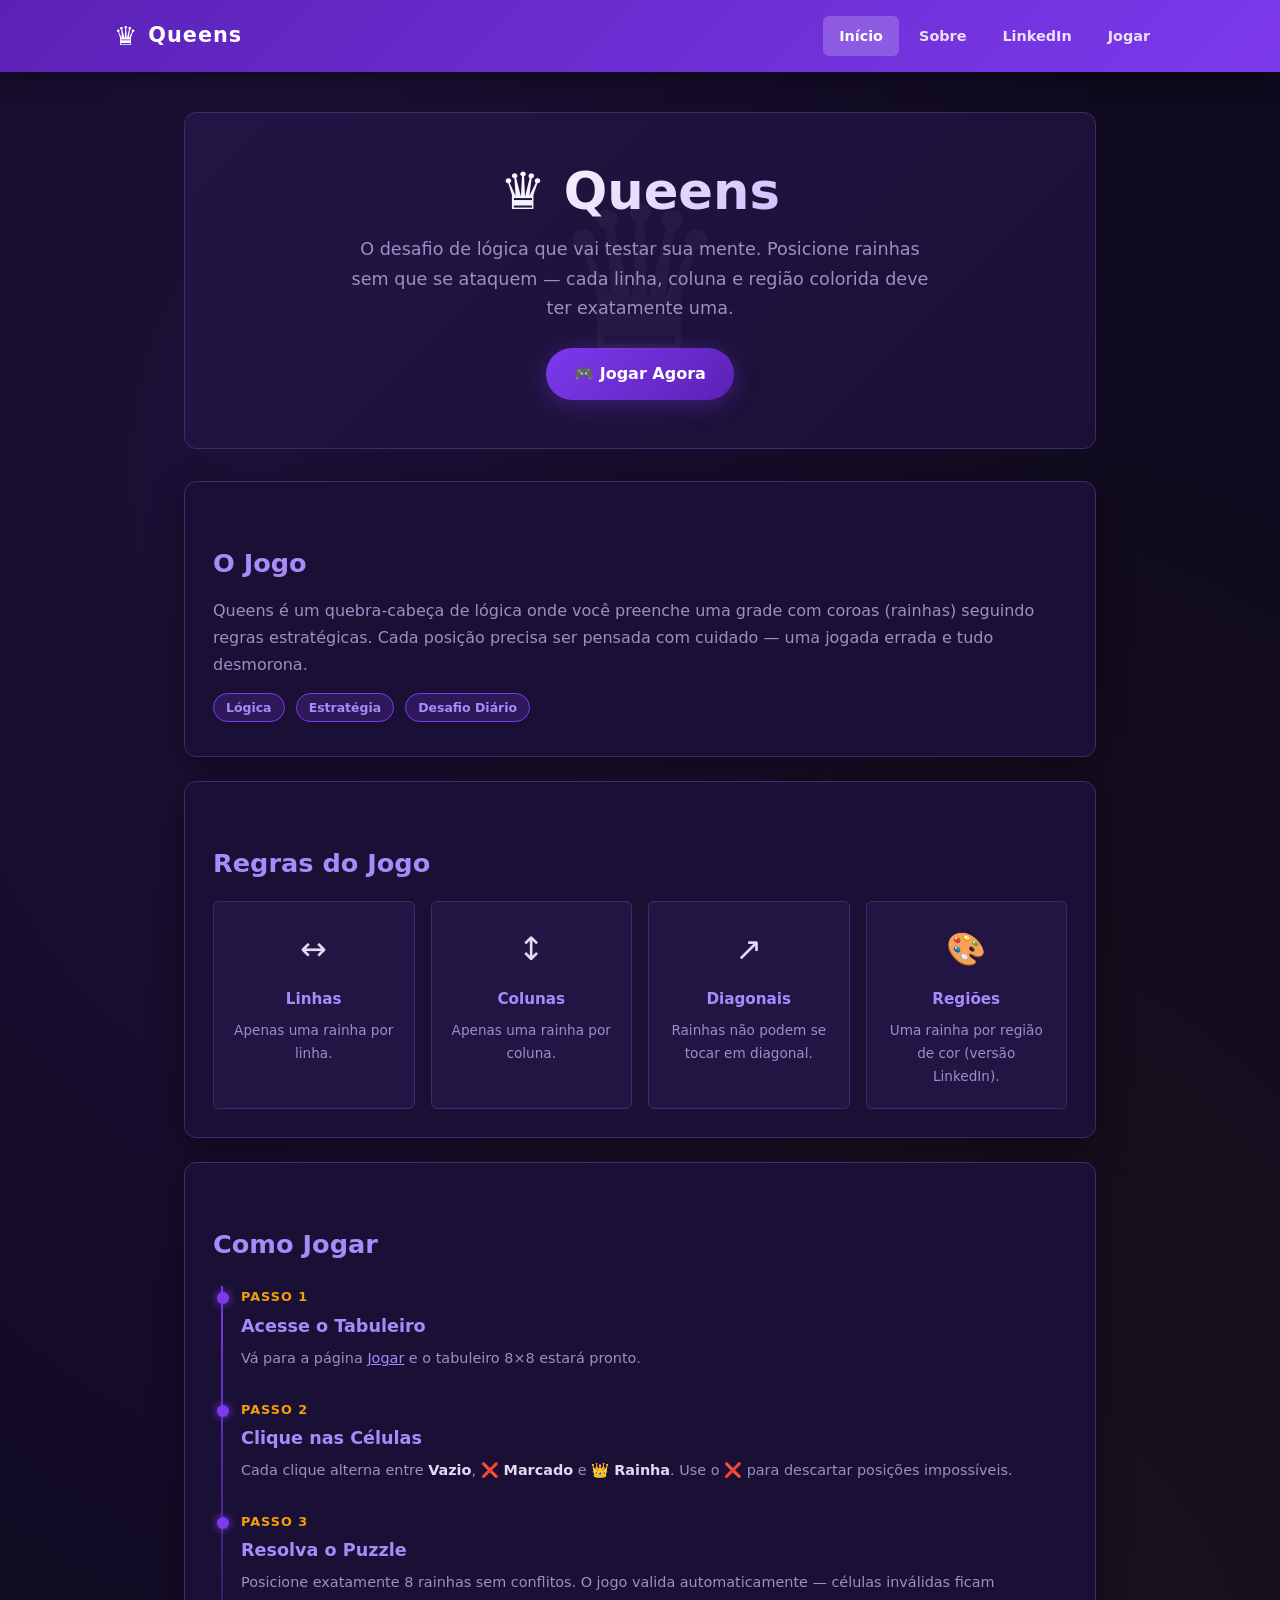
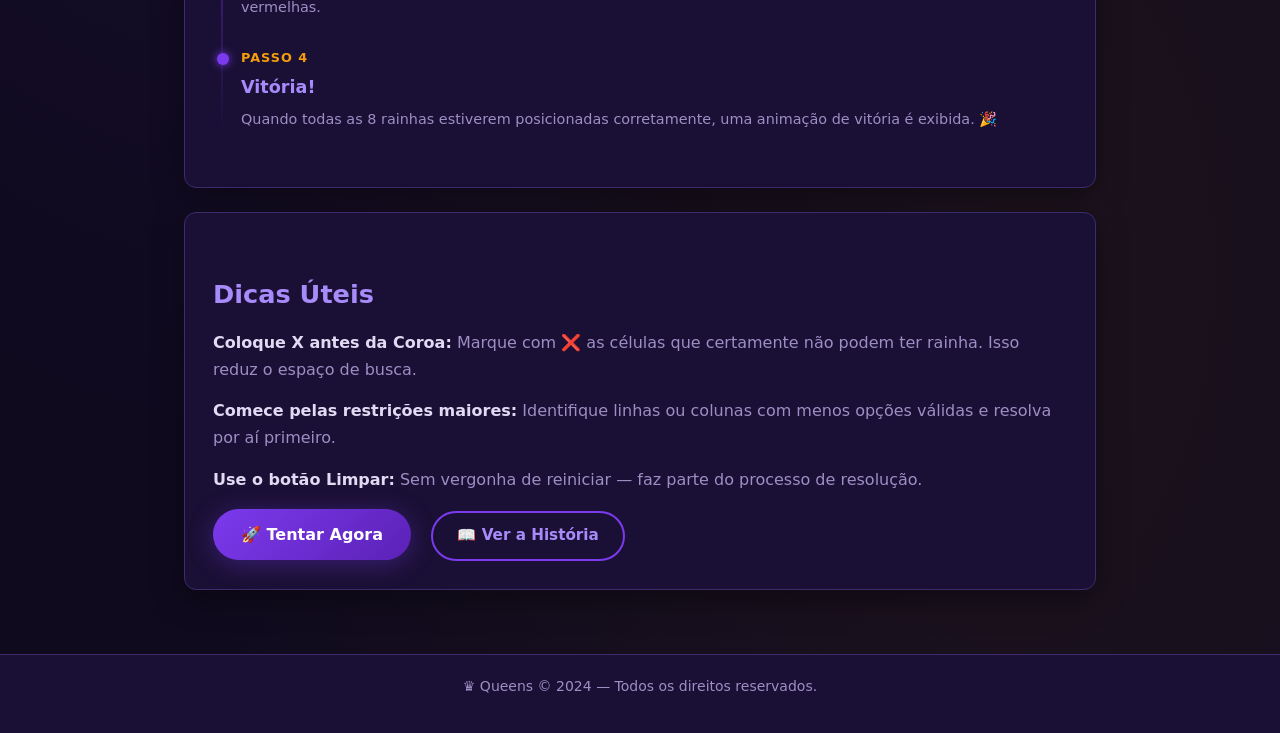
<file: index.html>
<!DOCTYPE html>
<html lang="pt-BR">
<head>
    <meta charset="UTF-8">
    <meta name="viewport" content="width=device-width, initial-scale=1.0">
    <title>Queens: O Desafio de Lógica</title>
    <link rel="stylesheet" href="styles.css">
</head>
<body>

    <header>
        <div class="header-inner">
            <a href="index.html" class="header-logo">
                <span class="logo-icon">♛</span>
                <span>Queens</span>
            </a>
            <nav>
                <ul>
                    <li><a href="index.html" class="ativo">Início</a></li>
                    <li><a href="about.html">Sobre</a></li>
                    <li><a href="services.html">LinkedIn</a></li>
                    <li><a href="jogo.html">Jogar</a></li>
                </ul>
            </nav>
        </div>
    </header>

    <main>

        <!-- Hero -->
        <div class="hero">
            <h1>♛ Queens</h1>
            <p>O desafio de lógica que vai testar sua mente. Posicione rainhas sem que se ataquem — cada linha, coluna e região colorida deve ter exatamente uma.</p>
            <a href="jogo.html" class="btn-primary">🎮 Jogar Agora</a>
        </div>

        <!-- O Jogo -->
        <section>
            <h2>O Jogo</h2>
            <p>Queens é um quebra-cabeça de lógica onde você preenche uma grade com coroas (rainhas) seguindo regras estratégicas. Cada posição precisa ser pensada com cuidado — uma jogada errada e tudo desmorona.</p>
            <span class="badge">Lógica</span>
            <span class="badge">Estratégia</span>
            <span class="badge">Desafio Diário</span>
        </section>

        <!-- Regras -->
        <section>
            <h2>Regras do Jogo</h2>
            <div class="regras-grid">
                <div class="regra-item">
                    <span class="icone">↔️</span>
                    <h3>Linhas</h3>
                    <p>Apenas uma rainha por linha.</p>
                </div>
                <div class="regra-item">
                    <span class="icone">↕️</span>
                    <h3>Colunas</h3>
                    <p>Apenas uma rainha por coluna.</p>
                </div>
                <div class="regra-item">
                    <span class="icone">↗️</span>
                    <h3>Diagonais</h3>
                    <p>Rainhas não podem se tocar em diagonal.</p>
                </div>
                <div class="regra-item">
                    <span class="icone">🎨</span>
                    <h3>Regiões</h3>
                    <p>Uma rainha por região de cor (versão LinkedIn).</p>
                </div>
            </div>
        </section>

        <!-- Como Jogar -->
        <section>
            <h2>Como Jogar</h2>
            <div class="timeline">
                <div class="timeline-item">
                    <div class="ano">PASSO 1</div>
                    <h3>Acesse o Tabuleiro</h3>
                    <p>Vá para a página <a href="jogo.html">Jogar</a> e o tabuleiro 8×8 estará pronto.</p>
                </div>
                <div class="timeline-item">
                    <div class="ano">PASSO 2</div>
                    <h3>Clique nas Células</h3>
                    <p>Cada clique alterna entre <strong>Vazio</strong>, <strong>❌ Marcado</strong> e <strong>👑 Rainha</strong>. Use o ❌ para descartar posições impossíveis.</p>
                </div>
                <div class="timeline-item">
                    <div class="ano">PASSO 3</div>
                    <h3>Resolva o Puzzle</h3>
                    <p>Posicione exatamente 8 rainhas sem conflitos. O jogo valida automaticamente — células inválidas ficam vermelhas.</p>
                </div>
                <div class="timeline-item">
                    <div class="ano">PASSO 4</div>
                    <h3>Vitória!</h3>
                    <p>Quando todas as 8 rainhas estiverem posicionadas corretamente, uma animação de vitória é exibida. 🎉</p>
                </div>
            </div>
        </section>

        <!-- Dicas -->
        <section>
            <h2>Dicas Úteis</h2>
            <p><strong>Coloque X antes da Coroa:</strong> Marque com ❌ as células que certamente não podem ter rainha. Isso reduz o espaço de busca.</p>
            <p><strong>Comece pelas restrições maiores:</strong> Identifique linhas ou colunas com menos opções válidas e resolva por aí primeiro.</p>
            <p><strong>Use o botão Limpar:</strong> Sem vergonha de reiniciar — faz parte do processo de resolução.</p>
            <div style="margin-top: 16px;">
                <a href="jogo.html" class="btn-primary">🚀 Tentar Agora</a>
                &nbsp;&nbsp;
                <a href="about.html" class="btn-secondary">📖 Ver a História</a>
            </div>
        </section>

    </main>

    <footer>
        <p>♛ Queens &copy; 2024 — Todos os direitos reservados.</p>
    </footer>

    <script src="java.js"></script>
</body>
</html>
</file>
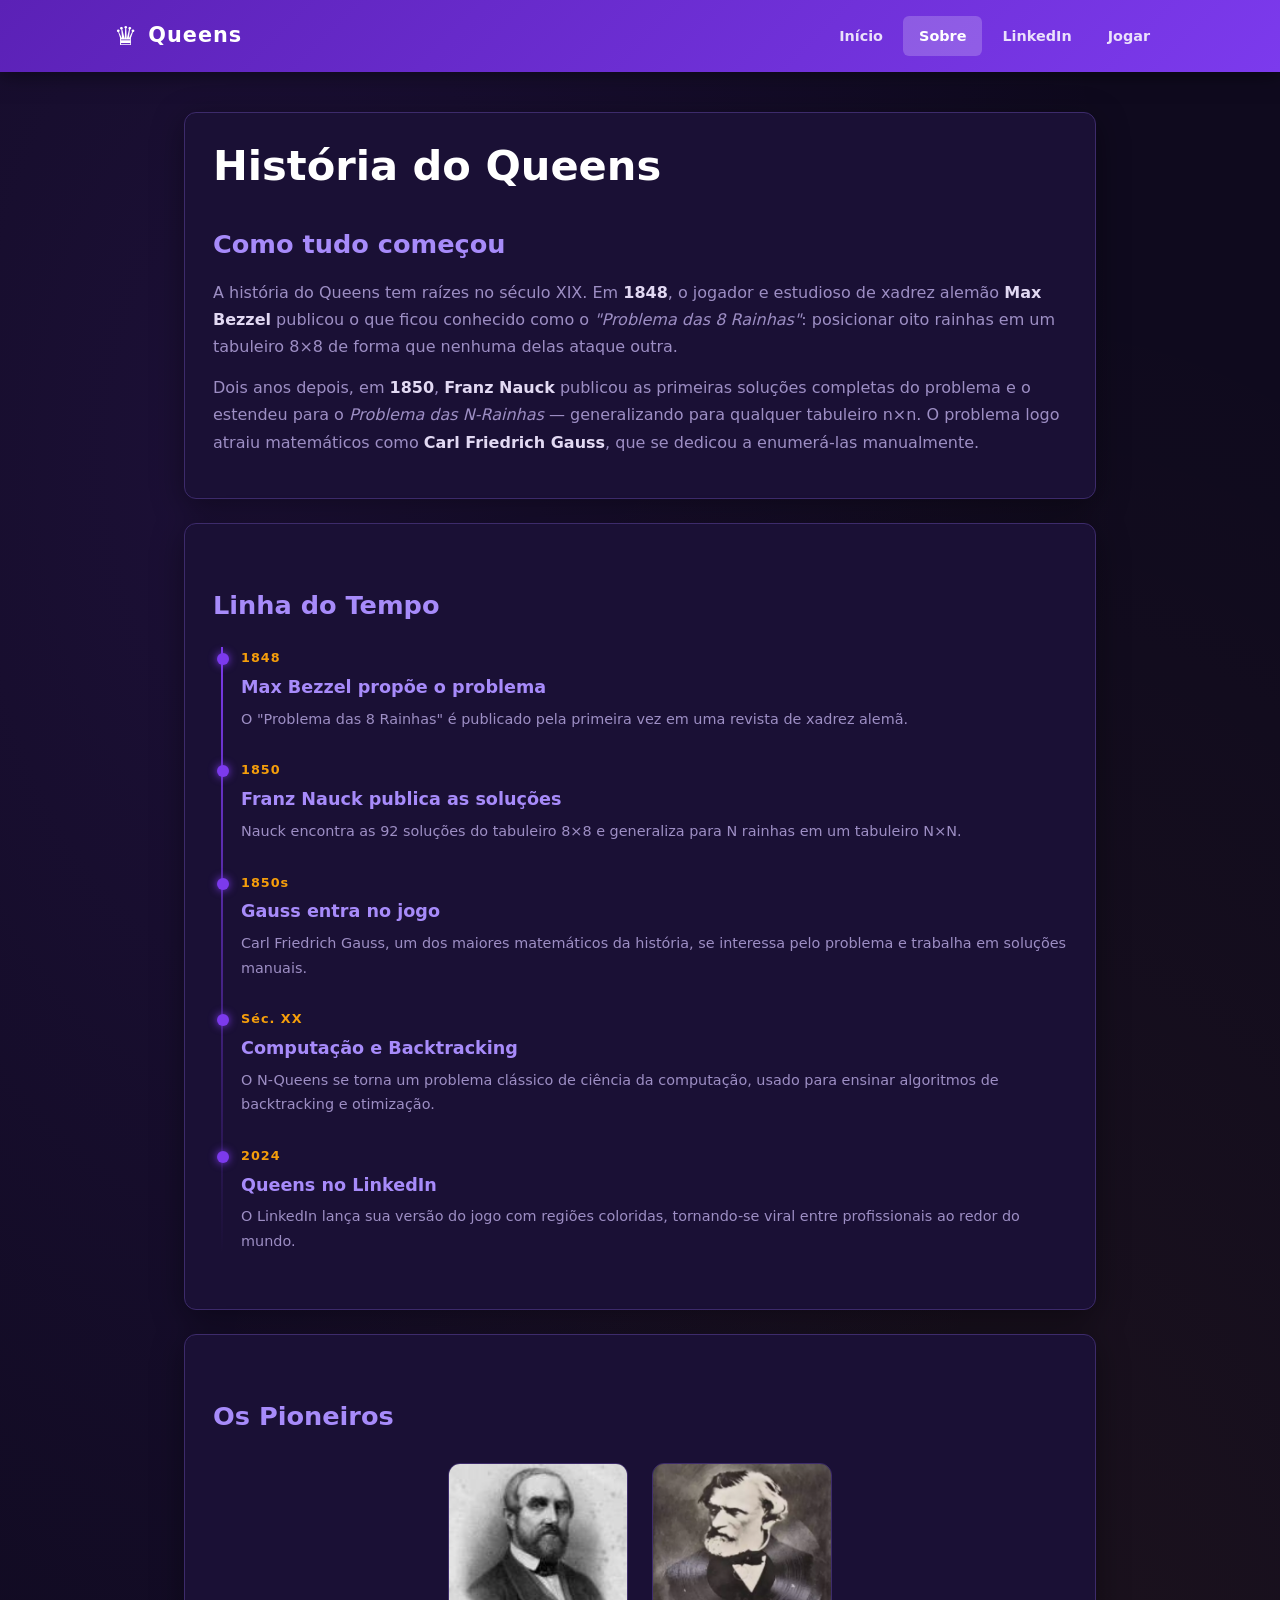
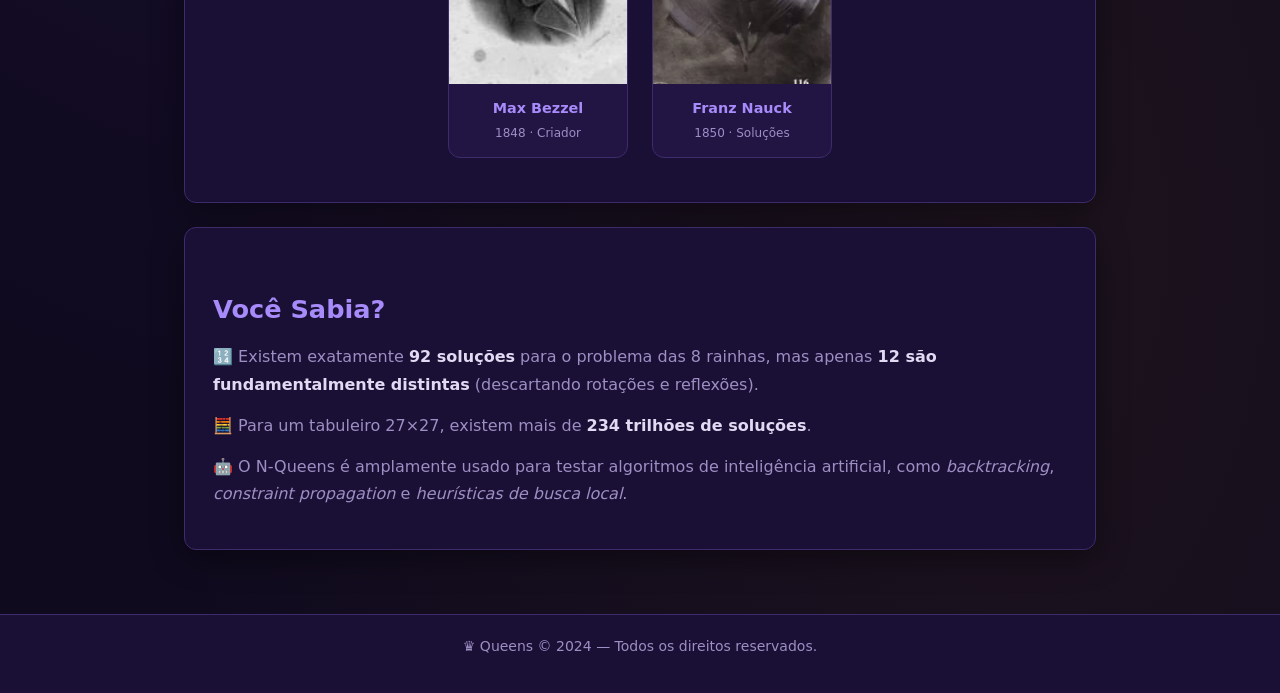
<file: about.html>
<!DOCTYPE html>
<html lang="pt-BR">
<head>
    <meta charset="UTF-8">
    <meta name="viewport" content="width=device-width, initial-scale=1.0">
    <title>Sobre — Queens</title>
    <link rel="stylesheet" href="styles.css">
</head>
<body>

    <header>
        <div class="header-inner">
            <a href="index.html" class="header-logo">
                <span class="logo-icon">♛</span>
                <span>Queens</span>
            </a>
            <nav>
                <ul>
                    <li><a href="index.html">Início</a></li>
                    <li><a href="about.html" class="ativo">Sobre</a></li>
                    <li><a href="services.html">LinkedIn</a></li>
                    <li><a href="jogo.html">Jogar</a></li>
                </ul>
            </nav>
        </div>
    </header>

    <main>

        <section>
            <h1>História do Queens</h1>
            <h2>Como tudo começou</h2>
            <p>
                A história do Queens tem raízes no século XIX. Em <strong>1848</strong>, o jogador e estudioso de xadrez alemão <strong>Max Bezzel</strong> publicou o que ficou conhecido como o <em>"Problema das 8 Rainhas"</em>: posicionar oito rainhas em um tabuleiro 8×8 de forma que nenhuma delas ataque outra.
            </p>
            <p>
                Dois anos depois, em <strong>1850</strong>, <strong>Franz Nauck</strong> publicou as primeiras soluções completas do problema e o estendeu para o <em>Problema das N-Rainhas</em> — generalizando para qualquer tabuleiro n×n. O problema logo atraiu matemáticos como <strong>Carl Friedrich Gauss</strong>, que se dedicou a enumerá-las manualmente.
            </p>
        </section>

        <!-- Timeline -->
        <section>
            <h2>Linha do Tempo</h2>
            <div class="timeline">
                <div class="timeline-item">
                    <div class="ano">1848</div>
                    <h3>Max Bezzel propõe o problema</h3>
                    <p>O "Problema das 8 Rainhas" é publicado pela primeira vez em uma revista de xadrez alemã.</p>
                </div>
                <div class="timeline-item">
                    <div class="ano">1850</div>
                    <h3>Franz Nauck publica as soluções</h3>
                    <p>Nauck encontra as 92 soluções do tabuleiro 8×8 e generaliza para N rainhas em um tabuleiro N×N.</p>
                </div>
                <div class="timeline-item">
                    <div class="ano">1850s</div>
                    <h3>Gauss entra no jogo</h3>
                    <p>Carl Friedrich Gauss, um dos maiores matemáticos da história, se interessa pelo problema e trabalha em soluções manuais.</p>
                </div>
                <div class="timeline-item">
                    <div class="ano">Séc. XX</div>
                    <h3>Computação e Backtracking</h3>
                    <p>O N-Queens se torna um problema clássico de ciência da computação, usado para ensinar algoritmos de backtracking e otimização.</p>
                </div>
                <div class="timeline-item">
                    <div class="ano">2024</div>
                    <h3>Queens no LinkedIn</h3>
                    <p>O LinkedIn lança sua versão do jogo com regiões coloridas, tornando-se viral entre profissionais ao redor do mundo.</p>
                </div>
            </div>
        </section>

        <!-- Personagens -->
        <section>
            <h2>Os Pioneiros</h2>
            <div class="gallery-moderna">
                <div class="gallery-card">
                    <img src="image/maxbezzel.jpeg" alt="Max Bezzel" onerror="this.style.background='#3d2b6b'; this.style.height='150px'; this.removeAttribute('src')">
                    <div class="desc">Max Bezzel<br><small style="color:#9d8ec4;font-weight:400">1848 · Criador</small></div>
                </div>
                <div class="gallery-card">
                    <img src="image/franznauck.png" alt="Franz Nauck">
                    <div class="desc">Franz Nauck<br><small style="color:#9d8ec4;font-weight:400">1850 · Soluções</small></div>
                </div>
            </div>
            <div style="clear:both; padding-top: 16px;"></div>
        </section>

        <!-- Curiosidades -->
        <section>
            <h2>Você Sabia?</h2>
            <p>🔢 Existem exatamente <strong>92 soluções</strong> para o problema das 8 rainhas, mas apenas <strong>12 são fundamentalmente distintas</strong> (descartando rotações e reflexões).</p>
            <p>🧮 Para um tabuleiro 27×27, existem mais de <strong>234 trilhões de soluções</strong>.</p>
            <p>🤖 O N-Queens é amplamente usado para testar algoritmos de inteligência artificial, como <em>backtracking</em>, <em>constraint propagation</em> e <em>heurísticas de busca local</em>.</p>
        </section>

    </main>

    <footer>
        <p>♛ Queens &copy; 2024 — Todos os direitos reservados.</p>
    </footer>

    <script src="java.js"></script>
</body>
</html>
</file>
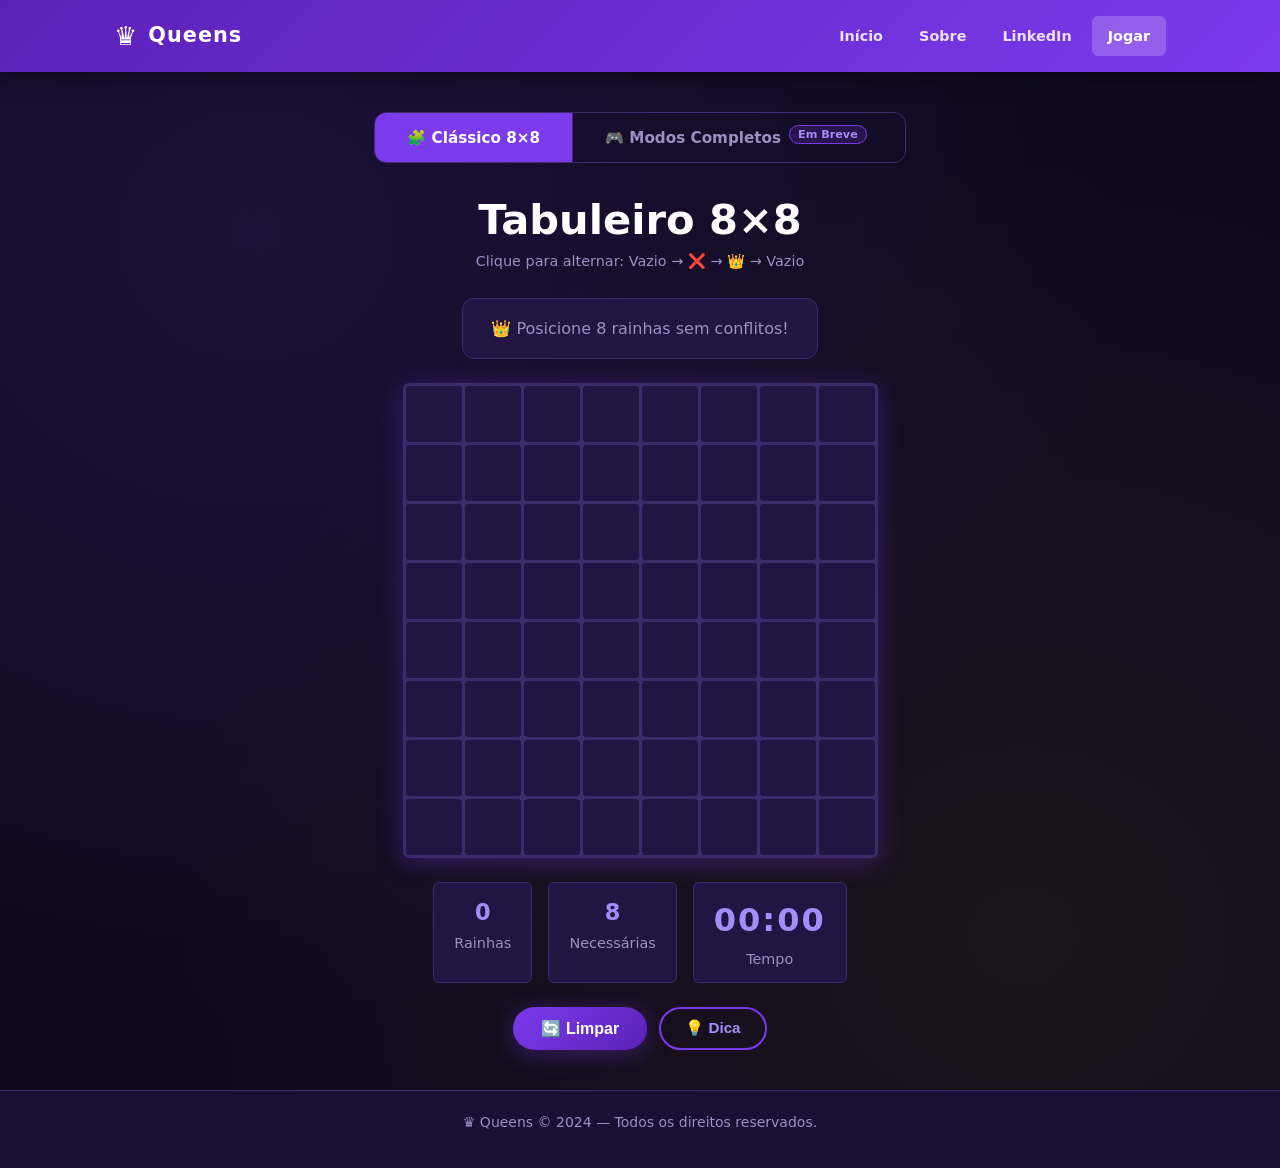
<file: jogo.html>
<!DOCTYPE html>
<html lang="pt-BR">
<head>
    <meta charset="UTF-8">
    <meta name="viewport" content="width=device-width, initial-scale=1.0">
    <title>Jogar — Queens</title>
    <link rel="stylesheet" href="styles.css">
    <style>
        /* ---- Abas principais ---- */
        .mode-tabs {
            display: flex;
            gap: 0;
            border-radius: var(--raio);
            overflow: hidden;
            border: 1px solid var(--cor-borda);
            width: fit-content;
            margin: 0 auto 32px;
        }

        .mode-tab {
            padding: 12px 32px;
            background: transparent;
            border: none;
            color: var(--cor-texto-suave);
            font-weight: 700;
            font-size: 0.95rem;
            cursor: pointer;
            font-family: inherit;
            transition: all 0.25s ease;
            border-right: 1px solid var(--cor-borda);
            display: flex;
            align-items: center;
            gap: 8px;
        }

        .mode-tab:last-child { border-right: none; }

        .mode-tab:hover {
            background: rgba(124, 58, 237, 0.15);
            color: var(--cor-primaria-clara);
        }

        .mode-tab.ativo {
            background: var(--cor-primaria);
            color: #fff;
        }

        /* ---- Painéis ---- */
        .modo-painel {
            display: none;
            animation: fadeInUp 0.4s ease both;
        }

        .modo-painel.ativo {
            display: block;
        }

        /* ---- Tabuleiro JS ---- */
        #board {
            grid-template-columns: repeat(8, 56px);
            grid-template-rows:    repeat(8, 56px);
        }

        .cell {
            width:  56px;
            height: 56px;
            font-size: 24px;
        }

        .cell.tem-rainha {
            background-color: rgba(124, 58, 237, 0.2);
        }

        .timer-display {
            font-size: 2rem;
            font-weight: 800;
            color: var(--cor-primaria-clara);
            letter-spacing: 2px;
            font-variant-numeric: tabular-nums;
        }

        .confete {
            position: fixed;
            border-radius: 2px;
            pointer-events: none;
            z-index: 300;
            animation: confettiFall linear forwards;
        }

        /* ---- Painel Unity (em breve) ---- */
        .unity-wrapper {
            display: flex;
            flex-direction: column;
            align-items: center;
            gap: 20px;
        }

        .unity-container {
            position: relative;
            width: 100%;
            max-width: 960px;
            aspect-ratio: 16 / 9;
            background: #000;
            border-radius: var(--raio);
            overflow: hidden;
            border: 1px solid var(--cor-borda);
            box-shadow: var(--sombra-roxa);
        }

        .unity-placeholder {
            position: absolute;
            inset: 0;
            display: flex;
            flex-direction: column;
            align-items: center;
            justify-content: center;
            gap: 16px;
            background: linear-gradient(135deg, var(--cor-fundo-card2), var(--cor-fundo));
            color: var(--cor-texto-suave);
            text-align: center;
            padding: 32px;
        }

        .unity-placeholder .big-icon {
            font-size: 5rem;
            opacity: 0.4;
            animation: crownBounce 3s ease-in-out infinite;
        }

        .unity-placeholder h2 {
            color: var(--cor-texto-suave);
            font-size: 1.3rem;
            margin: 0;
        }

        .unity-placeholder p {
            font-size: 0.9rem;
            max-width: 400px;
            margin: 0;
            opacity: 0.7;
        }

        .badge-em-breve {
            background: rgba(245, 158, 11, 0.15);
            border: 1px solid var(--cor-acento);
            color: var(--cor-acento);
            border-radius: 50px;
            padding: 6px 20px;
            font-size: 0.85rem;
            font-weight: 700;
            letter-spacing: 1px;
        }

        .unity-info {
            display: flex;
            gap: 12px;
            flex-wrap: wrap;
            justify-content: center;
        }

        @media (max-width: 600px) {
            .mode-tab { padding: 10px 18px; font-size: 0.85rem; }
            #board { grid-template-columns: repeat(8, 40px); grid-template-rows: repeat(8, 40px); }
            .cell { width: 40px; height: 40px; font-size: 18px; }
        }
    </style>
</head>
<body>

    <header>
        <div class="header-inner">
            <a href="index.html" class="header-logo">
                <span class="logo-icon">♛</span>
                <span>Queens</span>
            </a>
            <nav>
                <ul>
                    <li><a href="index.html">Início</a></li>
                    <li><a href="about.html">Sobre</a></li>
                    <li><a href="services.html">LinkedIn</a></li>
                    <li><a href="jogo.html" class="ativo">Jogar</a></li>
                </ul>
            </nav>
        </div>
    </header>

    <main>

        <!-- Abas -->
        <div class="mode-tabs">
            <button class="mode-tab ativo" onclick="trocarModo('classico')" id="tab-classico">
                🧩 Clássico 8×8
            </button>
            <button class="mode-tab" onclick="trocarModo('unity')" id="tab-unity">
                🎮 Modos Completos
                <span class="badge" style="padding:2px 8px; font-size:0.7rem;">Em Breve</span>
            </button>
        </div>

        <!-- ════════════════════════════
             MODO CLÁSSICO 8x8
             ════════════════════════════ -->
        <div id="modo-classico" class="modo-painel ativo">
            <div class="game-wrapper">

                <div style="text-align:center;">
                    <h1 style="margin-bottom:4px;">Tabuleiro 8×8</h1>
                    <p style="margin:0; font-size:0.9rem;">Clique para alternar: Vazio → ❌ → 👑 → Vazio</p>
                </div>

                <div class="game-status" id="gameStatus">
                    👑 Posicione as 8 rainhas sem conflitos!
                </div>

                <div id="board" class="board"></div>

                <div class="game-info">
                    <div class="info-badge">
                        <span id="countRainhas">0</span>
                        Rainhas
                    </div>
                    <div class="info-badge">
                        <span>8</span>
                        Necessárias
                    </div>
                    <div class="info-badge">
                        <div class="timer-display" id="timerDisplay">00:00</div>
                        Tempo
                    </div>
                </div>

                <div class="game-controls">
                    <button class="btn-primary" onclick="reiniciarTabuleiro()">🔄 Limpar</button>
                    <button class="btn-secondary" onclick="darDica()">💡 Dica</button>
                </div>

            </div>
        </div>

        <!-- ════════════════════════════
             MODOS COMPLETOS (Unity)
             ════════════════════════════ -->
        <div id="modo-unity" class="modo-painel">
            <div class="unity-wrapper">

                <div style="text-align:center;">
                    <h1 style="margin-bottom:4px;">Modos Completos</h1>
                    <p style="margin:0; font-size:0.9rem; color: var(--cor-texto-suave);">Versão completa com mais modos de jogo</p>
                </div>

                <div class="unity-container">
                    <div class="unity-placeholder">
                        <div class="big-icon">♛</div>
                        <div class="badge-em-breve">EM BREVE</div>
                        <h2>Mais modos chegando em breve</h2>
                        <p>A versão completa do Queens com todos os modos de jogo será disponibilizada aqui.</p>
                    </div>
                </div>

                <div class="unity-info">
                    <div class="info-badge" style="font-size:0.85rem;">🖥️ Recomendado: Desktop</div>
                    <div class="info-badge" style="font-size:0.85rem;">🌐 Requer WebGL</div>
                    <div class="info-badge" style="font-size:0.85rem;">🔊 Som incluído</div>
                </div>

            </div>
        </div>

    </main>

    <!-- Modal de vitória -->
    <div class="modal-overlay" id="modalVitoria">
        <div class="modal">
            <span class="coroa-animada">♛</span>
            <h2>Você Venceu!</h2>
            <p id="modalMensagem">Todas as rainhas posicionadas corretamente!</p>
            <div style="display:flex; gap:12px; justify-content:center; flex-wrap:wrap;">
                <button class="btn-primary" onclick="fecharModal(); reiniciarTabuleiro();">🔄 Jogar Novamente</button>
                <button class="btn-secondary" onclick="fecharModal()">✖ Fechar</button>
            </div>
        </div>
    </div>

    <footer>
        <p>♛ Queens &copy; 2024 — Todos os direitos reservados.</p>
    </footer>

    <script src="java.js"></script>
    <script>
        function trocarModo(modo) {
            document.getElementById('modo-classico').classList.toggle('ativo', modo === 'classico');
            document.getElementById('modo-unity').classList.toggle('ativo', modo === 'unity');
            document.getElementById('tab-classico').classList.toggle('ativo', modo === 'classico');
            document.getElementById('tab-unity').classList.toggle('ativo', modo === 'unity');
        }
    </script>
</body>
</html>
</file>
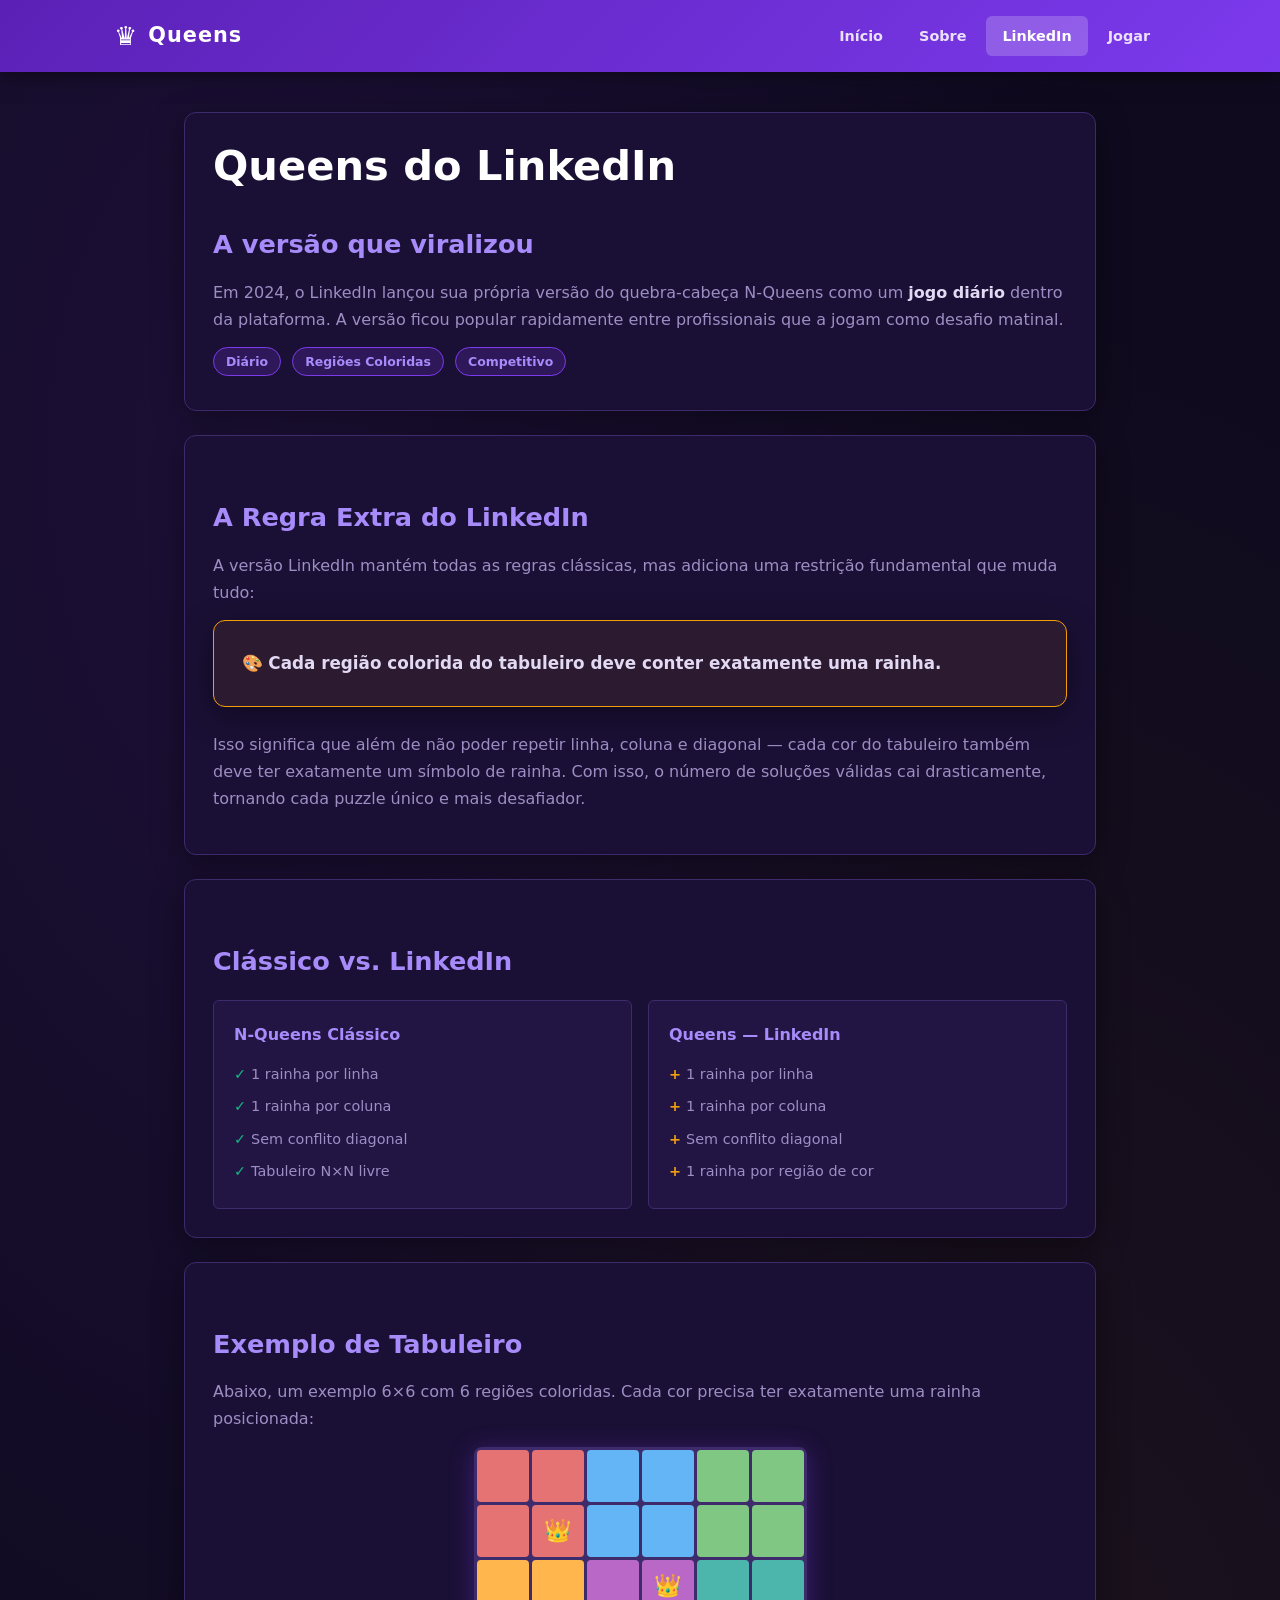
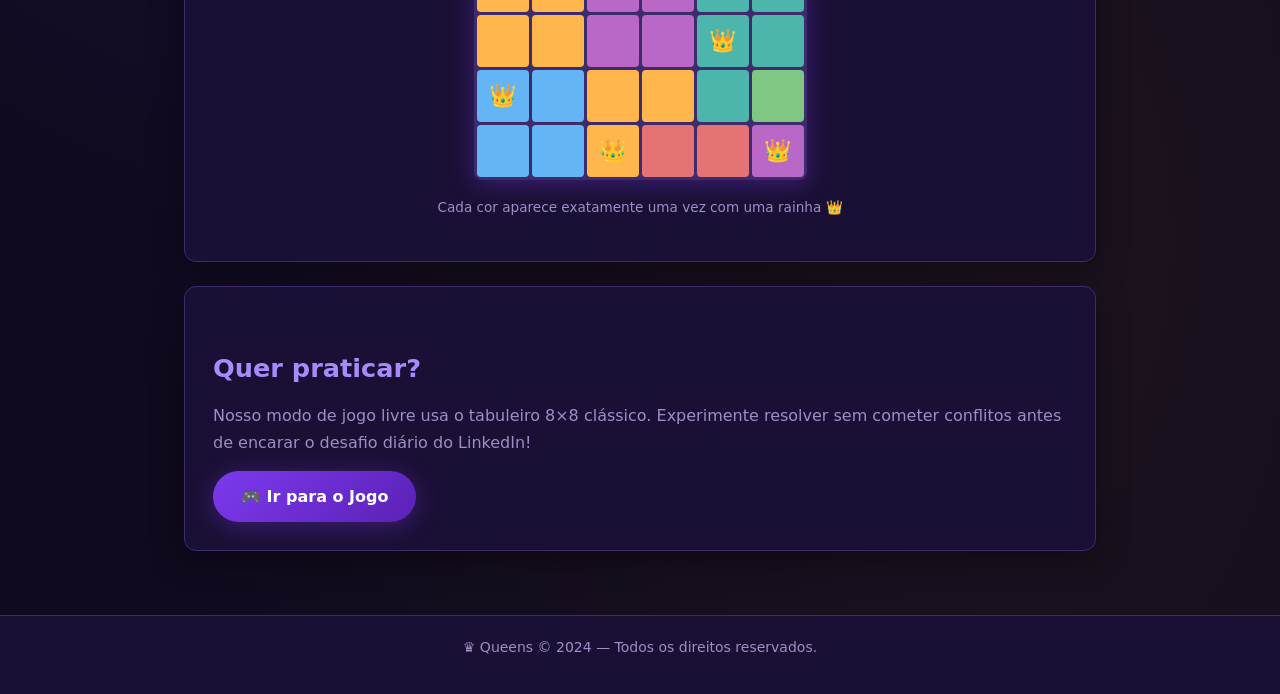
<file: services.html>
<!DOCTYPE html>
<html lang="pt-BR">
<head>
    <meta charset="UTF-8">
    <meta name="viewport" content="width=device-width, initial-scale=1.0">
    <title>Queens do LinkedIn — Queens</title>
    <link rel="stylesheet" href="styles.css">
    <style>
        .linkedin-demo {
            display: grid;
            grid-template-columns: repeat(6, 52px);
            gap: 3px;
            background: var(--cor-borda);
            padding: 3px;
            border-radius: 8px;
            width: fit-content;
            margin: 0 auto;
            box-shadow: var(--sombra-roxa);
        }

        .lc {
            width: 52px;
            height: 52px;
            border-radius: 4px;
            display: flex;
            align-items: center;
            justify-content: center;
            font-size: 22px;
            transition: transform 0.2s ease;
        }

        .lc:hover { transform: scale(1.08); }

        /* Cores das regiões */
        .r1 { background-color: #e57373; }
        .r2 { background-color: #64b5f6; }
        .r3 { background-color: #81c784; }
        .r4 { background-color: #ffb74d; }
        .r5 { background-color: #ba68c8; }
        .r6 { background-color: #4db6ac; }

        .diferenca-grid {
            display: grid;
            grid-template-columns: 1fr 1fr;
            gap: 16px;
            margin-top: 16px;
        }

        .diferenca-card {
            background: var(--cor-fundo-card2);
            border: 1px solid var(--cor-borda);
            border-radius: var(--raio-pequeno);
            padding: 20px;
        }

        .diferenca-card h3 {
            color: var(--cor-primaria-clara);
            margin-bottom: 10px;
            font-size: 1rem;
        }

        .diferenca-card ul {
            list-style: none;
            padding: 0;
        }

        .diferenca-card ul li {
            color: var(--cor-texto-suave);
            font-size: 0.9rem;
            padding: 4px 0;
        }

        .diferenca-card ul li::before {
            content: '✓ ';
            color: var(--cor-sucesso);
            font-weight: 700;
        }

        .diferenca-card.extra ul li::before {
            content: '+ ';
            color: var(--cor-acento);
        }

        @media (max-width: 500px) {
            .diferenca-grid { grid-template-columns: 1fr; }
            .linkedin-demo {
                grid-template-columns: repeat(6, 44px);
            }
            .lc { width: 44px; height: 44px; font-size: 18px; }
        }
    </style>
</head>
<body>

    <header>
        <div class="header-inner">
            <a href="index.html" class="header-logo">
                <span class="logo-icon">♛</span>
                <span>Queens</span>
            </a>
            <nav>
                <ul>
                    <li><a href="index.html">Início</a></li>
                    <li><a href="about.html">Sobre</a></li>
                    <li><a href="services.html" class="ativo">LinkedIn</a></li>
                    <li><a href="jogo.html">Jogar</a></li>
                </ul>
            </nav>
        </div>
    </header>

    <main>

        <section>
            <h1>Queens do LinkedIn</h1>
            <h2>A versão que viralizou</h2>
            <p>Em 2024, o LinkedIn lançou sua própria versão do quebra-cabeça N-Queens como um <strong>jogo diário</strong> dentro da plataforma. A versão ficou popular rapidamente entre profissionais que a jogam como desafio matinal.</p>
            <span class="badge">Diário</span>
            <span class="badge">Regiões Coloridas</span>
            <span class="badge">Competitivo</span>
        </section>

        <!-- Regra extra -->
        <section>
            <h2>A Regra Extra do LinkedIn</h2>
            <p>A versão LinkedIn mantém todas as regras clássicas, mas adiciona uma restrição fundamental que muda tudo:</p>
            <div class="card" style="border-color: var(--cor-acento); background: rgba(245,158,11,0.08);">
                <p style="color: var(--cor-acento); font-size: 1.05rem; margin: 0;">
                    🎨 <strong>Cada região colorida do tabuleiro deve conter exatamente uma rainha.</strong>
                </p>
            </div>
            <p>Isso significa que além de não poder repetir linha, coluna e diagonal — cada cor do tabuleiro também deve ter exatamente um símbolo de rainha. Com isso, o número de soluções válidas cai drasticamente, tornando cada puzzle único e mais desafiador.</p>
        </section>

        <!-- Comparação -->
        <section>
            <h2>Clássico vs. LinkedIn</h2>
            <div class="diferenca-grid">
                <div class="diferenca-card">
                    <h3>N-Queens Clássico</h3>
                    <ul>
                        <li>1 rainha por linha</li>
                        <li>1 rainha por coluna</li>
                        <li>Sem conflito diagonal</li>
                        <li>Tabuleiro N×N livre</li>
                    </ul>
                </div>
                <div class="diferenca-card extra">
                    <h3>Queens — LinkedIn</h3>
                    <ul>
                        <li>1 rainha por linha</li>
                        <li>1 rainha por coluna</li>
                        <li>Sem conflito diagonal</li>
                        <li>1 rainha por região de cor</li>
                    </ul>
                </div>
            </div>
        </section>

        <!-- Demo visual -->
        <section>
            <h2>Exemplo de Tabuleiro</h2>
            <p>Abaixo, um exemplo 6×6 com 6 regiões coloridas. Cada cor precisa ter exatamente uma rainha posicionada:</p>

            <div class="linkedin-demo">
                <!-- linha 1 -->
                <div class="lc r1"></div>
                <div class="lc r1"></div>
                <div class="lc r2"></div>
                <div class="lc r2"></div>
                <div class="lc r3"></div>
                <div class="lc r3"></div>
                <!-- linha 2 -->
                <div class="lc r1"></div>
                <div class="lc r1">👑</div>
                <div class="lc r2"></div>
                <div class="lc r2"></div>
                <div class="lc r3"></div>
                <div class="lc r3"></div>
                <!-- linha 3 -->
                <div class="lc r4"></div>
                <div class="lc r4"></div>
                <div class="lc r5"></div>
                <div class="lc r5">👑</div>
                <div class="lc r6"></div>
                <div class="lc r6"></div>
                <!-- linha 4 -->
                <div class="lc r4"></div>
                <div class="lc r4"></div>
                <div class="lc r5"></div>
                <div class="lc r5"></div>
                <div class="lc r6">👑</div>
                <div class="lc r6"></div>
                <!-- linha 5 -->
                <div class="lc r2">👑</div>
                <div class="lc r2"></div>
                <div class="lc r4"></div>
                <div class="lc r4"></div>
                <div class="lc r6"></div>
                <div class="lc r3"></div>
                <!-- linha 6 -->
                <div class="lc r2"></div>
                <div class="lc r2"></div>
                <div class="lc r4">👑</div>
                <div class="lc r1"></div>
                <div class="lc r1"></div>
                <div class="lc r5">👑</div>
            </div>

            <p style="text-align:center; margin-top: 16px; font-size: 0.85rem; color: var(--cor-texto-suave);">
                Cada cor aparece exatamente uma vez com uma rainha 👑
            </p>
        </section>

        <!-- CTA -->
        <section>
            <h2>Quer praticar?</h2>
            <p>Nosso modo de jogo livre usa o tabuleiro 8×8 clássico. Experimente resolver sem cometer conflitos antes de encarar o desafio diário do LinkedIn!</p>
            <a href="jogo.html" class="btn-primary">🎮 Ir para o Jogo</a>
        </section>

    </main>

    <footer>
        <p>♛ Queens &copy; 2024 — Todos os direitos reservados.</p>
    </footer>

    <script src="java.js"></script>
</body>
</html>
</file>
<file: styles.css>
/* ==========================================
   QUEENS — Design System
   ========================================== */

/* --- Variáveis --- */
:root {
    --cor-primaria: #7c3aed;
    --cor-primaria-escura: #5b21b6;
    --cor-primaria-clara: #a78bfa;
    --cor-acento: #f59e0b;
    --cor-acento-escura: #d97706;
    --cor-fundo: #0f0a1e;
    --cor-fundo-card: #1a1035;
    --cor-fundo-card2: #221544;
    --cor-texto: #e2d9f3;
    --cor-texto-suave: #9d8ec4;
    --cor-borda: #3d2b6b;
    --cor-sucesso: #10b981;
    --cor-erro: #ef4444;
    --sombra-roxa: 0 4px 24px rgba(124, 58, 237, 0.35);
    --sombra-card: 0 8px 32px rgba(0, 0, 0, 0.4);
    --raio: 12px;
    --raio-pequeno: 6px;
    --transicao: 0.3s ease;
    --fonte-titulo: 'Segoe UI', system-ui, -apple-system, sans-serif;
}

/* --- Reset e Base --- */
*, *::before, *::after {
    box-sizing: border-box;
    margin: 0;
    padding: 0;
}

html {
    scroll-behavior: smooth;
}

body {
    font-family: var(--fonte-titulo);
    background-color: var(--cor-fundo);
    color: var(--cor-texto);
    line-height: 1.7;
    min-height: 100vh;
    display: flex;
    flex-direction: column;
    background-image:
        radial-gradient(ellipse at 20% 20%, rgba(124, 58, 237, 0.12) 0%, transparent 60%),
        radial-gradient(ellipse at 80% 80%, rgba(245, 158, 11, 0.06) 0%, transparent 60%);
}

main {
    flex: 1;
    padding: 40px 24px;
    max-width: 960px;
    width: 100%;
    margin: 0 auto;
    animation: fadeInUp 0.5s ease both;
}

/* ==========================================
   ANIMAÇÕES GLOBAIS
   ========================================== */
@keyframes fadeInUp {
    from { opacity: 0; transform: translateY(24px); }
    to   { opacity: 1; transform: translateY(0); }
}

@keyframes fadeIn {
    from { opacity: 0; }
    to   { opacity: 1; }
}

@keyframes slideDown {
    from { opacity: 0; transform: translateY(-16px); }
    to   { opacity: 1; transform: translateY(0); }
}

@keyframes pulse {
    0%, 100% { box-shadow: 0 0 0 0 rgba(124, 58, 237, 0.5); }
    50%       { box-shadow: 0 0 0 10px rgba(124, 58, 237, 0); }
}

@keyframes shimmer {
    0%   { background-position: -200% center; }
    100% { background-position: 200% center; }
}

@keyframes crownBounce {
    0%, 100% { transform: translateY(0) scale(1); }
    50%       { transform: translateY(-4px) scale(1.15); }
}

@keyframes glow {
    0%, 100% { text-shadow: 0 0 8px var(--cor-primaria-clara); }
    50%       { text-shadow: 0 0 20px var(--cor-primaria-clara), 0 0 40px var(--cor-primaria); }
}

@keyframes rotateIn {
    from { opacity: 0; transform: rotate(-10deg) scale(0.8); }
    to   { opacity: 1; transform: rotate(0deg) scale(1); }
}

@keyframes confettiFall {
    0%   { transform: translateY(-20px) rotate(0deg); opacity: 1; }
    100% { transform: translateY(100vh) rotate(720deg); opacity: 0; }
}

/* ==========================================
   CABEÇALHO E NAVEGAÇÃO
   ========================================== */
header {
    background: linear-gradient(135deg, var(--cor-primaria-escura) 0%, var(--cor-primaria) 100%);
    color: #fff;
    padding: 0;
    position: sticky;
    top: 0;
    z-index: 100;
    box-shadow: 0 2px 20px rgba(0, 0, 0, 0.5);
    animation: slideDown 0.4s ease both;
}

.header-inner {
    max-width: 1100px;
    margin: 0 auto;
    padding: 14px 24px;
    display: flex;
    align-items: center;
    justify-content: space-between;
    gap: 16px;
    flex-wrap: wrap;
}

.header-logo {
    display: flex;
    align-items: center;
    gap: 10px;
    text-decoration: none;
    color: white;
}

.header-logo .logo-icon {
    font-size: 26px;
    animation: crownBounce 3s ease-in-out infinite;
}

.header-logo span {
    font-size: 1.3rem;
    font-weight: 800;
    letter-spacing: 1px;
    animation: glow 3s ease-in-out infinite;
}

nav ul {
    list-style: none;
    display: flex;
    gap: 4px;
    flex-wrap: wrap;
    justify-content: center;
}

nav ul li a {
    display: block;
    color: rgba(255,255,255,0.85);
    text-decoration: none;
    padding: 8px 16px;
    border-radius: var(--raio-pequeno);
    font-weight: 600;
    font-size: 0.9rem;
    transition: background-color var(--transicao), color var(--transicao), transform var(--transicao);
    position: relative;
}

nav ul li a::after {
    content: '';
    position: absolute;
    bottom: 4px;
    left: 50%;
    transform: translateX(-50%) scaleX(0);
    width: 60%;
    height: 2px;
    background: var(--cor-acento);
    border-radius: 2px;
    transition: transform var(--transicao);
}

nav ul li a:hover {
    background-color: rgba(255,255,255,0.15);
    color: #fff;
    transform: translateY(-1px);
}

nav ul li a:hover::after {
    transform: translateX(-50%) scaleX(1);
}

nav ul li a.ativo {
    background-color: rgba(255,255,255,0.2);
    color: #fff;
}

/* ==========================================
   TIPOGRAFIA
   ========================================== */
h1 {
    font-size: clamp(1.8rem, 4vw, 2.6rem);
    font-weight: 800;
    color: #fff;
    margin-bottom: 16px;
    line-height: 1.2;
}

h2 {
    font-size: clamp(1.2rem, 3vw, 1.6rem);
    font-weight: 700;
    color: var(--cor-primaria-clara);
    margin-bottom: 12px;
    margin-top: 32px;
}

h3 {
    font-size: 1.1rem;
    font-weight: 600;
    color: var(--cor-texto);
    margin-bottom: 8px;
}

p {
    color: var(--cor-texto-suave);
    margin-bottom: 14px;
}

strong {
    color: var(--cor-texto);
    font-weight: 700;
}

a {
    color: var(--cor-primaria-clara);
    transition: color var(--transicao);
}

a:hover {
    color: var(--cor-acento);
}

/* ==========================================
   CARDS E SEÇÕES
   ========================================== */
.card {
    background: var(--cor-fundo-card);
    border: 1px solid var(--cor-borda);
    border-radius: var(--raio);
    padding: 28px;
    margin-bottom: 24px;
    box-shadow: var(--sombra-card);
    transition: transform var(--transicao), box-shadow var(--transicao);
    animation: fadeInUp 0.5s ease both;
}

.card:hover {
    transform: translateY(-4px);
    box-shadow: var(--sombra-roxa);
}

section {
    background: var(--cor-fundo-card);
    border: 1px solid var(--cor-borda);
    border-radius: var(--raio);
    padding: 28px;
    margin-bottom: 24px;
    box-shadow: var(--sombra-card);
    animation: fadeInUp 0.5s ease both;
}

section:nth-child(2) { animation-delay: 0.1s; }
section:nth-child(3) { animation-delay: 0.2s; }
section:nth-child(4) { animation-delay: 0.3s; }
section:nth-child(5) { animation-delay: 0.4s; }

/* Hero banner */
.hero {
    background: linear-gradient(135deg, var(--cor-fundo-card2) 0%, var(--cor-fundo-card) 100%);
    border: 1px solid var(--cor-borda);
    border-radius: var(--raio);
    padding: 48px 32px;
    text-align: center;
    margin-bottom: 32px;
    position: relative;
    overflow: hidden;
    animation: fadeInUp 0.6s ease both;
}

.hero::before {
    content: '♛';
    position: absolute;
    font-size: 200px;
    opacity: 0.04;
    top: 50%;
    left: 50%;
    transform: translate(-50%, -50%);
    pointer-events: none;
    animation: glow 4s ease-in-out infinite;
}

.hero h1 {
    font-size: clamp(2rem, 5vw, 3.2rem);
    background: linear-gradient(135deg, #fff 30%, var(--cor-primaria-clara));
    -webkit-background-clip: text;
    -webkit-text-fill-color: transparent;
    background-clip: text;
    margin-bottom: 12px;
}

.hero p {
    font-size: 1.1rem;
    color: var(--cor-texto-suave);
    max-width: 600px;
    margin: 0 auto 24px;
}

/* Botão CTA principal */
.btn-primary {
    display: inline-flex;
    align-items: center;
    gap: 8px;
    background: linear-gradient(135deg, var(--cor-primaria), var(--cor-primaria-escura));
    color: #fff;
    padding: 12px 28px;
    border-radius: 50px;
    text-decoration: none;
    font-weight: 700;
    font-size: 1rem;
    border: none;
    cursor: pointer;
    transition: transform var(--transicao), box-shadow var(--transicao);
    box-shadow: var(--sombra-roxa);
    animation: pulse 2.5s ease infinite;
}

.btn-primary:hover {
    transform: translateY(-2px) scale(1.04);
    box-shadow: 0 8px 32px rgba(124, 58, 237, 0.5);
    color: #fff;
    text-decoration: none;
}

/* Botão secundário */
.btn-secondary {
    display: inline-flex;
    align-items: center;
    gap: 8px;
    background: transparent;
    color: var(--cor-primaria-clara);
    padding: 10px 24px;
    border-radius: 50px;
    text-decoration: none;
    font-weight: 600;
    font-size: 0.95rem;
    border: 2px solid var(--cor-primaria);
    cursor: pointer;
    transition: all var(--transicao);
}

.btn-secondary:hover {
    background: var(--cor-primaria);
    color: #fff;
    transform: translateY(-2px);
    text-decoration: none;
}

/* Grid de regras */
.regras-grid {
    display: grid;
    grid-template-columns: repeat(auto-fit, minmax(200px, 1fr));
    gap: 16px;
    margin-top: 16px;
}

.regra-item {
    background: var(--cor-fundo-card2);
    border: 1px solid var(--cor-borda);
    border-radius: var(--raio-pequeno);
    padding: 20px;
    text-align: center;
    transition: transform var(--transicao), border-color var(--transicao);
}

.regra-item:hover {
    transform: translateY(-4px);
    border-color: var(--cor-primaria-clara);
}

.regra-item .icone {
    font-size: 2rem;
    margin-bottom: 10px;
    display: block;
}

.regra-item h3 {
    font-size: 0.95rem;
    margin-bottom: 6px;
    color: var(--cor-primaria-clara);
}

.regra-item p {
    font-size: 0.85rem;
    margin: 0;
}

/* ==========================================
   GALERIA (ABOUT)
   ========================================== */
.gallery-moderna {
    display: flex;
    gap: 24px;
    flex-wrap: wrap;
    margin-top: 24px;
    justify-content: center;
}

.gallery-card {
    background: var(--cor-fundo-card2);
    border: 1px solid var(--cor-borda);
    border-radius: var(--raio);
    overflow: hidden;
    width: 180px;
    text-align: center;
    transition: transform var(--transicao), box-shadow var(--transicao);
    animation: rotateIn 0.5s ease both;
}

.gallery-card:hover {
    transform: translateY(-6px) scale(1.03);
    box-shadow: var(--sombra-roxa);
}

.gallery-card img {
    width: 100%;
    height: 220px;
    object-fit: cover;
    display: block;
    filter: grayscale(20%);
    transition: filter var(--transicao);
}

.gallery-card:hover img {
    filter: grayscale(0%);
}

.gallery-card .desc {
    padding: 12px;
    font-size: 0.9rem;
    font-weight: 600;
    color: var(--cor-primaria-clara);
}

/* Legado do CSS antigo (manter compatibilidade) */
div.gallery {
    margin: 5px;
    border: 1px solid var(--cor-borda);
    float: left;
    width: 180px;
    background-color: var(--cor-fundo-card2);
    border-radius: var(--raio-pequeno);
    overflow: hidden;
    transition: transform var(--transicao);
}
div.gallery:hover { transform: scale(1.03); }
div.gallery img { width: 100%; height: auto; display: block; }
div.desc { padding: 10px; text-align: center; color: var(--cor-primaria-clara); font-size: 0.9rem; }

/* ==========================================
   FORMULÁRIO (CONTATO)
   ========================================== */
.form-container {
    background: var(--cor-fundo-card2);
    border: 1px solid var(--cor-borda);
    border-radius: var(--raio);
    padding: 32px;
    max-width: 600px;
    margin: 0 auto;
}

.form-group {
    margin-bottom: 20px;
}

.form-group label {
    display: block;
    font-weight: 600;
    color: var(--cor-texto);
    margin-bottom: 6px;
    font-size: 0.9rem;
}

.form-group input,
.form-group textarea,
.form-group select {
    width: 100%;
    padding: 12px 16px;
    background: var(--cor-fundo-card);
    border: 1px solid var(--cor-borda);
    border-radius: var(--raio-pequeno);
    color: var(--cor-texto);
    font-size: 0.95rem;
    font-family: inherit;
    transition: border-color var(--transicao), box-shadow var(--transicao);
    outline: none;
    resize: vertical;
}

.form-group input:focus,
.form-group textarea:focus {
    border-color: var(--cor-primaria);
    box-shadow: 0 0 0 3px rgba(124, 58, 237, 0.2);
}

.form-group input::placeholder,
.form-group textarea::placeholder {
    color: var(--cor-texto-suave);
    opacity: 0.7;
}

/* Legado compatibilidade */
.container {
    border-radius: var(--raio);
    background-color: var(--cor-fundo-card2);
    padding: 20px;
    max-width: 600px;
    margin: 0 auto;
    border: 1px solid var(--cor-borda);
}

input[type=text], select, textarea {
    width: 100%;
    padding: 12px 16px;
    background: var(--cor-fundo-card);
    border: 1px solid var(--cor-borda);
    border-radius: var(--raio-pequeno);
    color: var(--cor-texto);
    font-size: 0.95rem;
    font-family: inherit;
    box-sizing: border-box;
    margin-top: 6px;
    margin-bottom: 16px;
    resize: vertical;
    transition: border-color var(--transicao), box-shadow var(--transicao);
    outline: none;
}

input[type=text]:focus, textarea:focus {
    border-color: var(--cor-primaria);
    box-shadow: 0 0 0 3px rgba(124, 58, 237, 0.2);
}

input[type=submit] {
    background: linear-gradient(135deg, var(--cor-primaria), var(--cor-primaria-escura));
    color: white;
    padding: 12px 28px;
    border: none;
    border-radius: 50px;
    cursor: pointer;
    font-size: 1rem;
    font-weight: 700;
    transition: transform var(--transicao), box-shadow var(--transicao);
    box-shadow: var(--sombra-roxa);
}

input[type=submit]:hover {
    transform: translateY(-2px);
    box-shadow: 0 8px 24px rgba(124, 58, 237, 0.45);
}

/* ==========================================
   INFORMAÇÕES DE CONTATO
   ========================================== */
.contato-info {
    display: flex;
    flex-wrap: wrap;
    gap: 16px;
    margin-top: 16px;
}

.contato-item {
    display: flex;
    align-items: center;
    gap: 10px;
    background: var(--cor-fundo-card2);
    border: 1px solid var(--cor-borda);
    border-radius: var(--raio-pequeno);
    padding: 14px 20px;
    text-decoration: none;
    color: var(--cor-texto-suave);
    font-size: 0.9rem;
    transition: all var(--transicao);
}

.contato-item:hover {
    border-color: var(--cor-primaria-clara);
    color: var(--cor-primaria-clara);
    transform: translateY(-2px);
    text-decoration: none;
}

.contato-item .icone {
    font-size: 1.3rem;
}

/* ==========================================
   TABULEIRO DO JOGO
   ========================================== */
.game-wrapper {
    display: flex;
    flex-direction: column;
    align-items: center;
    gap: 24px;
    animation: fadeInUp 0.5s ease both;
}

.game-status {
    background: var(--cor-fundo-card2);
    border: 1px solid var(--cor-borda);
    border-radius: var(--raio);
    padding: 16px 28px;
    text-align: center;
    min-width: 280px;
    font-size: 1rem;
    color: var(--cor-texto-suave);
    transition: all var(--transicao);
}

.game-status.erro {
    border-color: var(--cor-erro);
    color: var(--cor-erro);
    background: rgba(239, 68, 68, 0.1);
}

.game-status.sucesso {
    border-color: var(--cor-sucesso);
    color: var(--cor-sucesso);
    background: rgba(16, 185, 129, 0.1);
    animation: pulse 1.5s ease infinite;
}

.board {
    display: grid;
    gap: 3px;
    background-color: var(--cor-borda);
    padding: 3px;
    border-radius: var(--raio-pequeno);
    box-shadow: var(--sombra-roxa);
}

.cell {
    background-color: var(--cor-fundo-card2);
    display: flex;
    justify-content: center;
    align-items: center;
    font-size: 20px;
    cursor: pointer;
    user-select: none;
    transition: background-color var(--transicao), transform 0.15s ease;
    border-radius: 3px;
}

.cell:hover {
    background-color: rgba(124, 58, 237, 0.25);
    transform: scale(0.95);
}

.cell.invalida {
    background-color: rgba(239, 68, 68, 0.25);
    animation: shake 0.3s ease;
}

.cell.valida {
    background-color: rgba(16, 185, 129, 0.2);
}

@keyframes shake {
    0%, 100% { transform: translateX(0); }
    25% { transform: translateX(-4px); }
    75% { transform: translateX(4px); }
}

.game-controls {
    display: flex;
    gap: 12px;
    flex-wrap: wrap;
    justify-content: center;
}

.game-info {
    display: flex;
    gap: 16px;
    flex-wrap: wrap;
    justify-content: center;
}

.info-badge {
    background: var(--cor-fundo-card2);
    border: 1px solid var(--cor-borda);
    border-radius: var(--raio-pequeno);
    padding: 10px 20px;
    font-size: 0.9rem;
    color: var(--cor-texto-suave);
    text-align: center;
}

.info-badge span {
    display: block;
    font-size: 1.4rem;
    font-weight: 800;
    color: var(--cor-primaria-clara);
}

/* Modal de vitória */
.modal-overlay {
    display: none;
    position: fixed;
    inset: 0;
    background: rgba(0, 0, 0, 0.75);
    z-index: 200;
    align-items: center;
    justify-content: center;
    animation: fadeIn 0.3s ease;
}

.modal-overlay.ativo {
    display: flex;
}

.modal {
    background: linear-gradient(135deg, var(--cor-fundo-card2), var(--cor-fundo-card));
    border: 1px solid var(--cor-primaria);
    border-radius: var(--raio);
    padding: 48px 40px;
    text-align: center;
    max-width: 400px;
    width: 90%;
    box-shadow: 0 20px 60px rgba(124, 58, 237, 0.5);
    animation: rotateIn 0.4s ease both;
}

.modal h2 {
    font-size: 2rem;
    color: var(--cor-acento);
    margin-top: 0;
}

.modal p {
    font-size: 1.1rem;
    color: var(--cor-texto);
    margin-bottom: 24px;
}

.modal .coroa-animada {
    font-size: 4rem;
    animation: crownBounce 1s ease infinite;
    display: block;
    margin-bottom: 16px;
}

/* ==========================================
   RODAPÉ
   ========================================== */
footer {
    background: var(--cor-fundo-card);
    border-top: 1px solid var(--cor-borda);
    text-align: center;
    padding: 20px;
    color: var(--cor-texto-suave);
    font-size: 0.875rem;
}

footer a {
    color: var(--cor-primaria-clara);
}

/* ==========================================
   BADGE / CHIPS
   ========================================== */
.badge {
    display: inline-block;
    background: rgba(124, 58, 237, 0.2);
    border: 1px solid var(--cor-primaria);
    color: var(--cor-primaria-clara);
    border-radius: 50px;
    padding: 3px 12px;
    font-size: 0.78rem;
    font-weight: 600;
    margin-right: 6px;
    margin-bottom: 6px;
}

/* ==========================================
   TIMELINE (ABOUT)
   ========================================== */
.timeline {
    position: relative;
    padding-left: 28px;
    margin-top: 20px;
}

.timeline::before {
    content: '';
    position: absolute;
    left: 8px;
    top: 0;
    bottom: 0;
    width: 2px;
    background: linear-gradient(to bottom, var(--cor-primaria), transparent);
}

.timeline-item {
    position: relative;
    margin-bottom: 28px;
    animation: fadeInUp 0.5s ease both;
}

.timeline-item::before {
    content: '';
    position: absolute;
    left: -24px;
    top: 6px;
    width: 12px;
    height: 12px;
    border-radius: 50%;
    background: var(--cor-primaria);
    box-shadow: 0 0 8px var(--cor-primaria);
}

.timeline-item .ano {
    font-size: 0.8rem;
    color: var(--cor-acento);
    font-weight: 700;
    margin-bottom: 4px;
    letter-spacing: 1px;
}

.timeline-item h3 {
    color: var(--cor-primaria-clara);
    margin-bottom: 4px;
}

.timeline-item p {
    font-size: 0.9rem;
    margin: 0;
}

/* ==========================================
   RESPONSIVIDADE
   ========================================== */
@media (max-width: 600px) {
    main { padding: 24px 16px; }
    .header-inner { padding: 12px 16px; }
    nav ul li a { padding: 7px 12px; font-size: 0.82rem; }
    .hero { padding: 32px 20px; }
    .regras-grid { grid-template-columns: 1fr 1fr; }
    .gallery-moderna { justify-content: center; }
}

/* ==========================================
   SCROLLBAR ESTILIZADA
   ========================================== */
::-webkit-scrollbar { width: 6px; }
::-webkit-scrollbar-track { background: var(--cor-fundo); }
::-webkit-scrollbar-thumb { background: var(--cor-primaria); border-radius: 3px; }
::-webkit-scrollbar-thumb:hover { background: var(--cor-primaria-clara); }
</file>
